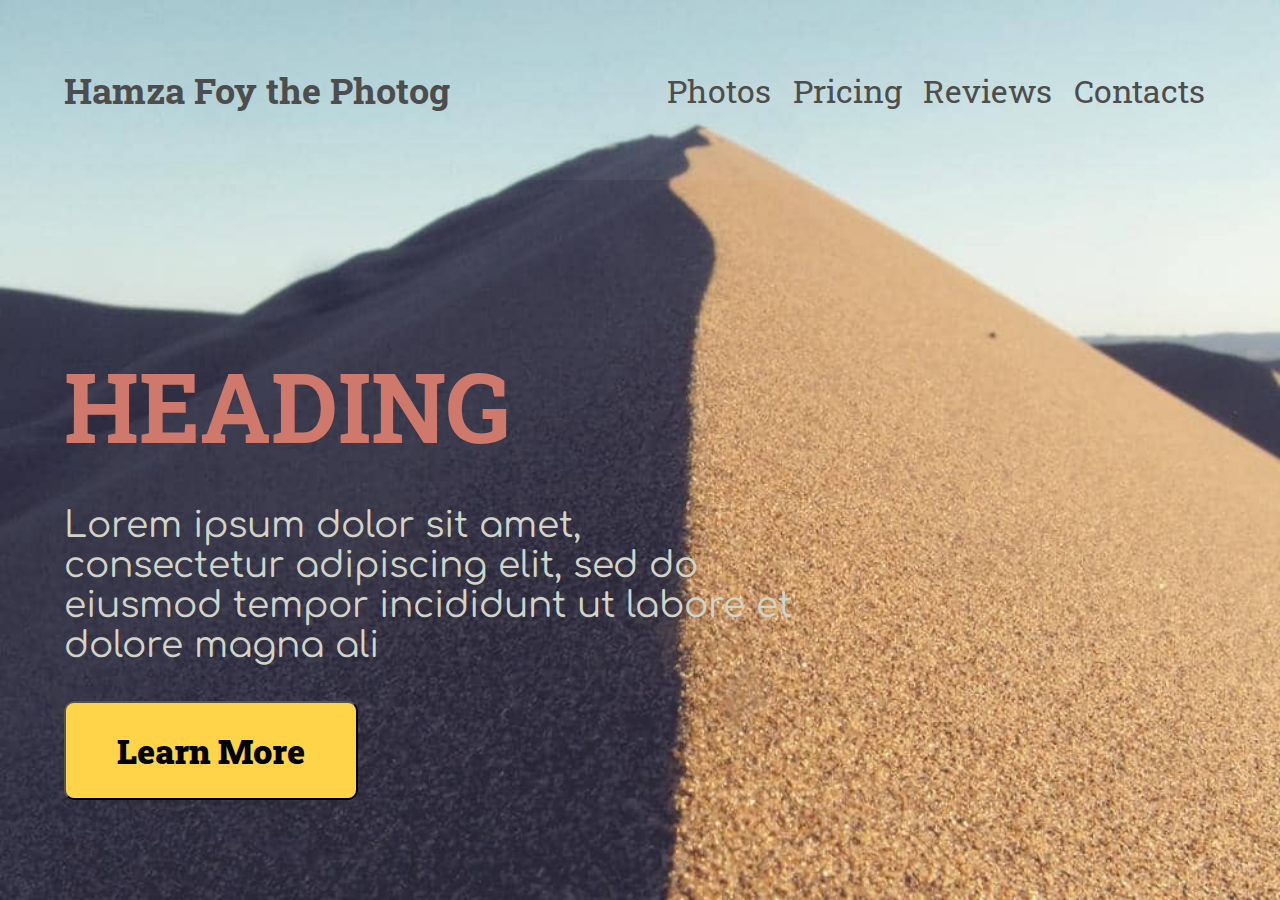
<file: index.html>
<!DOCTYPE html>
<html lang="en">

  <head>

    <!-- Meta Tags -->
    <meta charset="UTF-8" />
    <meta http-equiv="X-UA-Compatible" content="IE=edge" />
    <meta name="viewport" 
    content="width=device-width, initial-scale=1.0" />
    <meta 
        name="author" 
        content="Ross 'Hamza' Foy" 
    />
    <meta 
        name="description" 
        content="This is a website for a madeup photography 
        studio following the Mintbean Learn-a-Bit challenge." 
    />

    <!-- Links for CSS & Fonts -->
    <link rel="stylesheet" href="styles.css">
    <link rel="preconnect" href="https://fonts.googleapis.com">
    <link rel="preconnect" href="https://fonts.gstatic.com" crossorigin>
    <link 
    href="https://fonts.googleapis.com/css2?family=Comfortaa:wght@300&family=Roboto+Slab&display=swap" 
    rel="stylesheet"
    >

    <!-- Site Title -->
    <title>Hamza Foy the Photog</title>

  </head>

  <body>

    <header class="header">

        <h1 class="header__logo">
            
            <a class="logo__anchors" href="./index.html">
                Hamza Foy the Photog
            </a>

        </h1>

        <nav class="header__nav-menu">

            <a class="nav-menu__anchors" href="./pages/photos.html">
                Photos
            </a>

            <a class="nav-menu__anchors" href="./pages/pricing.html">
                Pricing
            </a>
            
            <a class="nav-menu__anchors" href="./pages/reviews.html">
                Reviews
            </a>

            <a class="nav-menu__anchors" href="./pages/contacts.html">
                Contacts
            </a>

            <a class="nav-menu__close">
                Close Menu
            </a>

        </nav>

        <img 
            class="header__nav-icon" 
            height="40px" 
            width="40px" 
            src="public/img/hamburger.svg" 
            alt="hamburger menu icon"
        />

    </header>

    <div class="main-container">

        <h1 class="main-container__heading">
            HEADING
        </h1>

        <p class="main-container__description">
            Lorem ipsum dolor sit amet, 
            consectetur adipiscing elit, sed 
            do eiusmod tempor incididunt 
            ut labore et dolore magna ali
        </p>

        <button class="main-container__button">
            Learn More
        </button>

    </div>

    <script src="script.js"></script>

  </body>

</html>
</file>
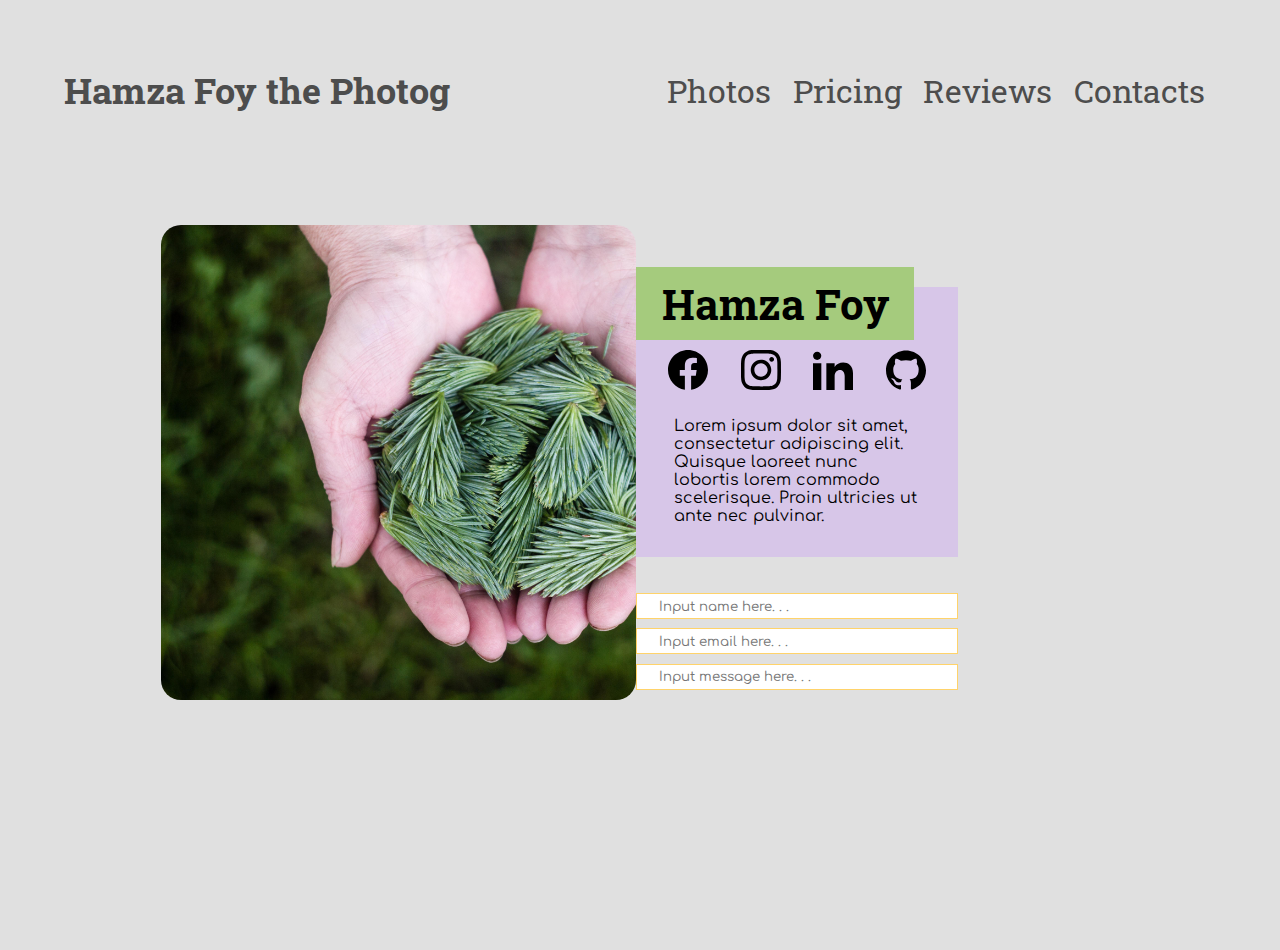
<file: pages/contacts.html>
<!DOCTYPE html>
<html lang="en">

<head>

    <!-- Meta Tags -->
    <meta charset="UTF-8">
    <meta http-equiv="X-UA-Compatible" content="IE=edge">
    <meta name="viewport" content="width=device-width, initial-scale=1.0">
    <meta 
        name="author" 
        content="Ross 'Hamza' Foy" 
    />
    <meta 
        name="description" 
        content="This is a website for a madeup photography 
        studio following the Mintbean Learn-a-Bit challenge." 
    />

    <!-- Links for CSS & Fonts -->
    <link rel="stylesheet" href="../styles.css">
    <link rel="preconnect" href="https://fonts.googleapis.com">
    <link rel="preconnect" href="https://fonts.gstatic.com" crossorigin>
    <link 
    href="https://fonts.googleapis.com/css2?family=Comfortaa:wght@300&family=Roboto+Slab&display=swap" 
    rel="stylesheet"
    >

    <!-- Site Title -->
    <title>Get in Touch!</title>

</head>

<body>

    <header class="subpage-header">

        <h1 class="header__logo">
            
            <a class="logo__anchors" href="../index.html">
                Hamza Foy the Photog
            </a>
            
        </h1>

        <nav class="header__nav-menu">

            <a class="nav-menu__anchors" href="./photos.html">
                Photos
            </a>

            <a class="nav-menu__anchors" href="./pricing.html">
                Pricing
            </a>
            
            <a class="nav-menu__anchors" href="./reviews.html">
                Reviews
            </a>

            <a class="nav-menu__anchors" href="./contacts.html">
                Contacts
            </a>

            <a class="nav-menu__close">
                Close Menu
            </a>

        </nav>

        <img 
            class="header__nav-icon" 
            height="40px" 
            width="40px" 
            src="../public/img/hamburger.svg" 
            alt="hamburger menu icon"
        />

    </header>

    <div class="contact-container">

        <section id="foto-10" class="portrait">
            
        </section>

        <section class="contact-info">

            <aside class="contact-info__name">

                <h1>
                    Hamza Foy
                </h1>

            </aside>

            <aside class="contact-info__icons">

                <img 
                class="contact-icon" 
                height="40px" 
                width="40px" 
                src="../public/img/facebook.svg" 
                alt="Facebook icon"
                />

                <img 
                class="contact-icon" 
                height="40px" 
                width="40px" 
                src="../public/img/instagram.svg" 
                alt="Instagram icon"
                />

                <img 
                class="contact-icon" 
                height="40px" 
                width="40px" 
                src="../public/img/linkedin.svg" 
                alt="Linkedin icon"
                />

                <img 
                class="contact-icon" 
                height="40px" 
                width="40px" 
                src="../public/img/github.svg" 
                alt="Github icon"
                />

            </aside>

            <p class="contact-info__text">
                Lorem ipsum dolor sit amet, consectetur adipiscing elit. 
                Quisque laoreet nunc lobortis lorem commodo scelerisque. 
                Proin ultricies ut ante nec pulvinar.
            </p>

        </section>

        <form class="contact-form">

            <input class="contact-form__line" type="text" placeholder="Input name here. . .">

            <input class="contact-form__line" type="text" placeholder="Input email here. . .">

            <input class="contact-form__textarea" type="text" placeholder="Input message here. . .">

        </form>

    </div>

    <script src="../script.js"></script>
    
</body>
</html>
</file>
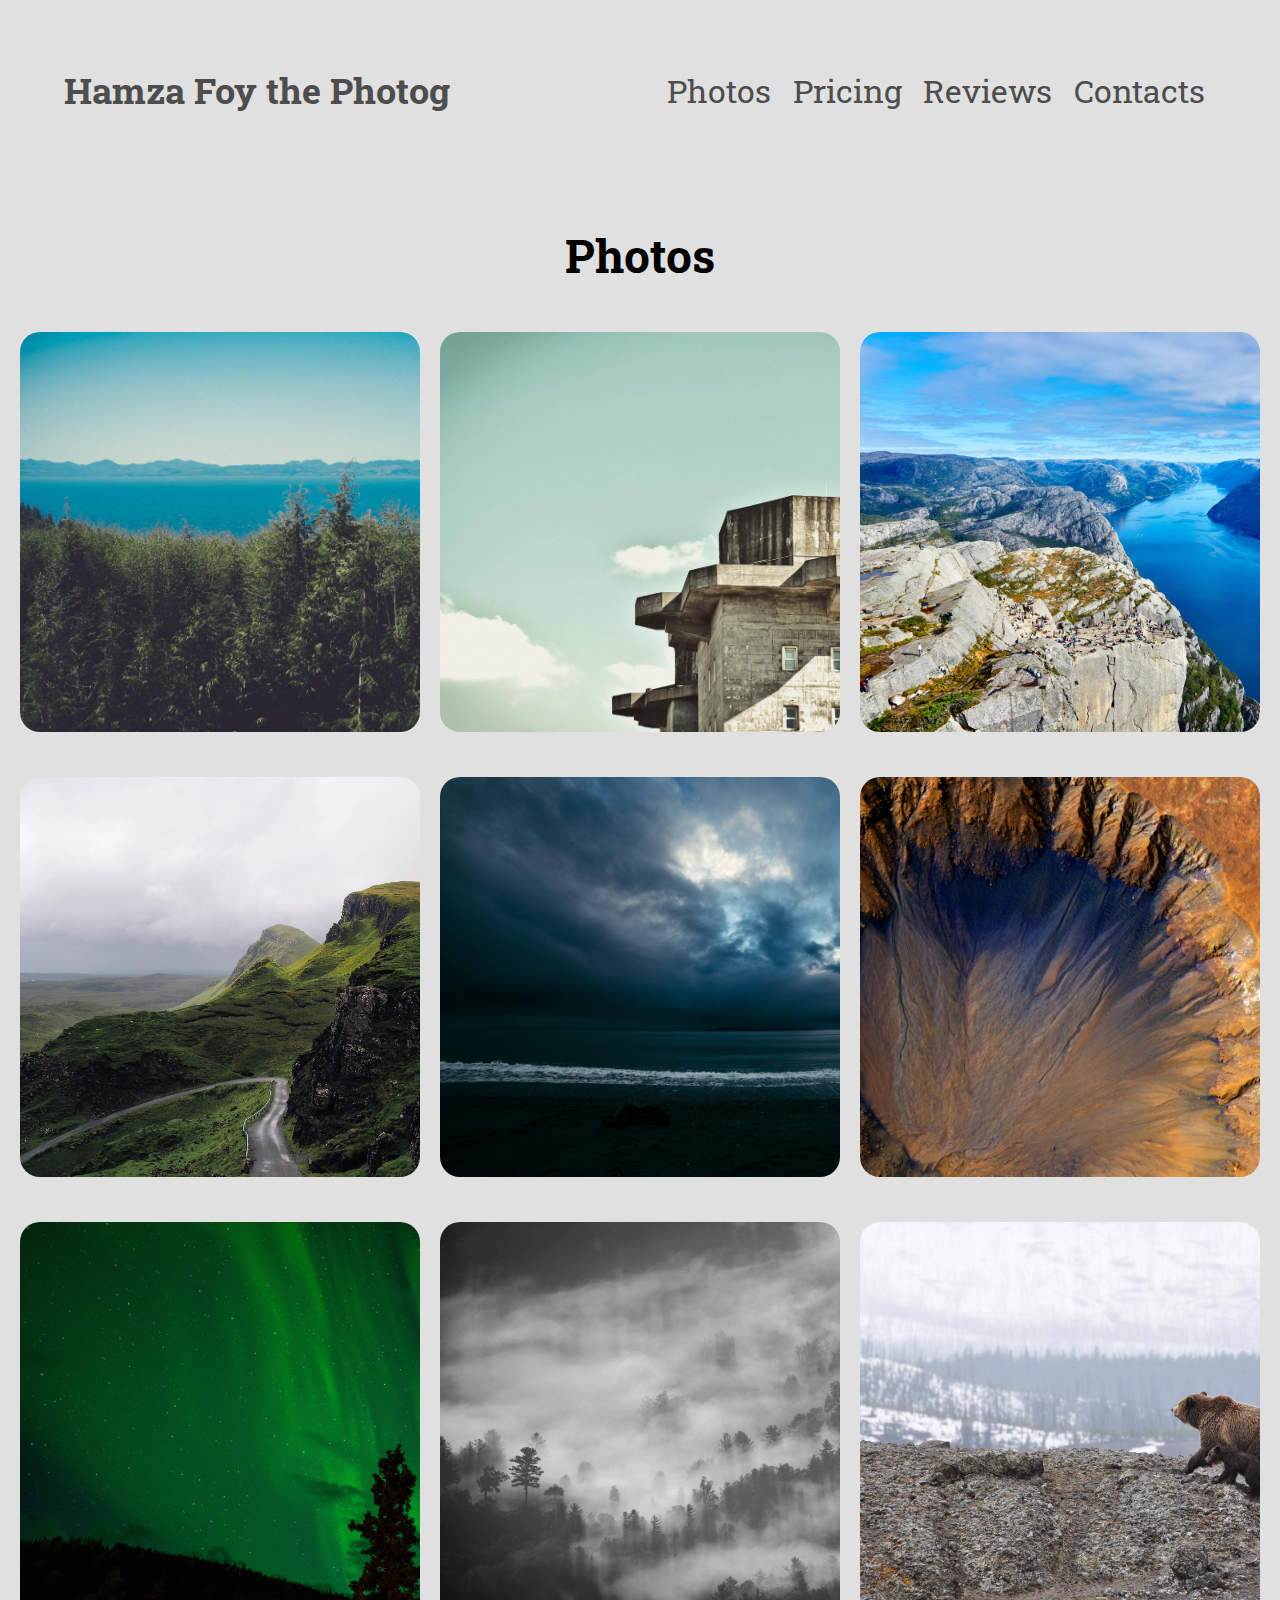
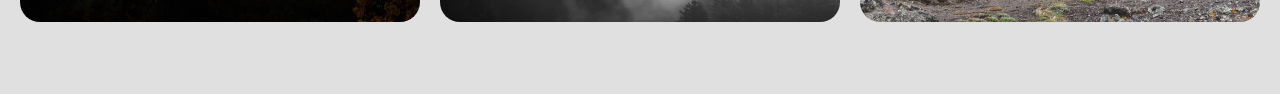
<file: pages/photos.html>
<!DOCTYPE html>
<html lang="en">

<head>

    <!-- Meta Tags -->
    <meta charset="UTF-8">
    <meta http-equiv="X-UA-Compatible" content="IE=edge">
    <meta name="viewport" content="width=device-width, initial-scale=1.0">
    <meta 
        name="author" 
        content="Ross 'Hamza' Foy" 
    />
    <meta 
        name="description" 
        content="This is a website for a madeup photography 
        studio following the Mintbean Learn-a-Bit challenge." 
    />

    <!-- Links for CSS & Fonts -->
    <link rel="stylesheet" href="../styles.css">
    <link rel="preconnect" href="https://fonts.googleapis.com">
    <link rel="preconnect" href="https://fonts.gstatic.com" crossorigin>
    <link 
    href="https://fonts.googleapis.com/css2?family=Comfortaa:wght@300&family=Roboto+Slab&display=swap" 
    rel="stylesheet"
    >

    <!-- Site Title -->
    <title>Photography Examples</title>

</head>

<body>

    <header class="subpage-header">

        <h1 class="header__logo">
            
            <a class="logo__anchors" href="../index.html">
                Hamza Foy the Photog
            </a>
            
        </h1>

        <nav class="header__nav-menu">

            <a class="nav-menu__anchors" href="./photos.html">
                Photos
            </a>

            <a class="nav-menu__anchors" href="./pricing.html">
                Pricing
            </a>
            
            <a class="nav-menu__anchors" href="./reviews.html">
                Reviews
            </a>

            <a class="nav-menu__anchors" href="./contacts.html">
                Contacts
            </a>

            <a class="nav-menu__close">
                Close Menu
            </a>

        </nav>

        <img 
            class="header__nav-icon" 
            height="40px" 
            width="40px" 
            src="../public/img/hamburger.svg" 
            alt="hamburger menu icon"
        />

    </header>

    <div class="photos-container">

        <h1 class="photos-container__heading">
            Photos
        </h1>

        <section class="photos-list">

            <aside id="foto-1" class="photography">
                
            </aside>

            <aside id="foto-2" class="photography">
                
            </aside>

            <aside id="foto-3" class="photography">
                
            </aside>

            <aside id="foto-4" class="photography">
                
            </aside>

            <aside id="foto-5" class="photography">
                
            </aside>

            <aside id="foto-6" class="photography">
                
            </aside>

            <aside id="foto-7" class="photography">
                
            </aside>

            <aside id="foto-8" class="photography">
                
            </aside>

            <aside id="foto-9" class="photography">
                
            </aside>

        </section>

    </div>

    <script src="../script.js"></script>
    
</body>
</html>
</file>
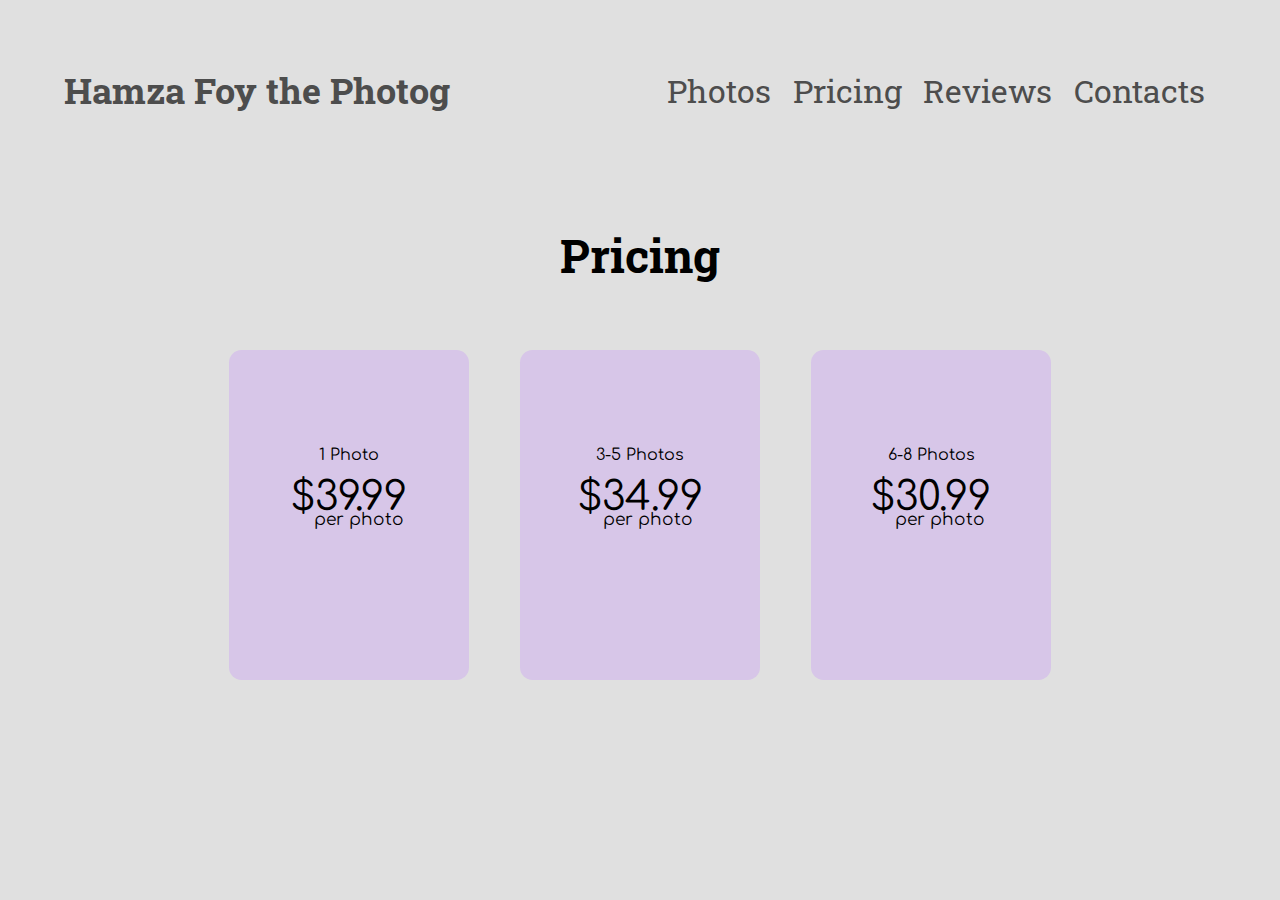
<file: pages/pricing.html>
<!DOCTYPE html>
<html lang="en">

<head>

    <!-- Meta Tags -->
    <meta charset="UTF-8">
    <meta http-equiv="X-UA-Compatible" content="IE=edge">
    <meta name="viewport" content="width=device-width, initial-scale=1.0">
    <meta 
        name="author" 
        content="Ross 'Hamza' Foy" 
    />
    <meta 
        name="description" 
        content="This is a website for a madeup photography 
        studio following the Mintbean Learn-a-Bit challenge." 
    />

    <!-- Links for CSS & Fonts -->
    <link rel="stylesheet" href="../styles.css">
    <link rel="preconnect" href="https://fonts.googleapis.com">
    <link rel="preconnect" href="https://fonts.gstatic.com" crossorigin>
    <link 
    href="https://fonts.googleapis.com/css2?family=Comfortaa:wght@300&family=Roboto+Slab&display=swap" 
    rel="stylesheet"
    >

    <!-- Site Title -->
    <title>Photography Pricing</title>

</head>

<body>

    <header class="subpage-header">

        <h1 class="header__logo">
            
            <a class="logo__anchors" href="../index.html">
                Hamza Foy the Photog
            </a>
            
        </h1>

        <nav class="header__nav-menu">

            <a class="nav-menu__anchors" href="./photos.html">
                Photos
            </a>

            <a class="nav-menu__anchors" href="./pricing.html">
                Pricing
            </a>
            
            <a class="nav-menu__anchors" href="./reviews.html">
                Reviews
            </a>

            <a class="nav-menu__anchors" href="./contacts.html">
                Contacts
            </a>

            <a class="nav-menu__close">
                Close Menu
            </a>

        </nav>

        <img 
            class="header__nav-icon" 
            height="40px" 
            width="40px" 
            src="../public/img/hamburger.svg" 
            alt="hamburger menu icon"
        />

    </header>

    <div class="pricing-container">

        <h1 class="pricing-container__heading">
            Pricing
        </h1>

        <section class="pricing-list">

            <aside class="pricing-list__item">

                <p class="photo-count">
                    1 Photo
                </p>

                <p class="photo-price">
                    <span class="colored-dollar-sign">$</span>39.99
                </p>

                <button class="photo-order">
                    Order now
                </button>
            
            </aside>

            <aside class="pricing-list__item">

                <p class="photo-count">
                    3-5 Photos
                </p>

                <p class="photo-price">
                    <span class="colored-dollar-sign">$</span>34.99
                </p>

                <button class="photo-order">
                    Order now
                </button>
            
            </aside>

            <aside class="pricing-list__item">

                <p class="photo-count">
                    6-8 Photos
                </p>

                <p class="photo-price">
                    <span class="colored-dollar-sign">$</span>30.99
                </p>

                <button class="photo-order">
                    Order now
                </button>
            
            </aside>

        </section>

    </div>

    <script src="../script.js"></script>
    
</body>
</html>
</file>
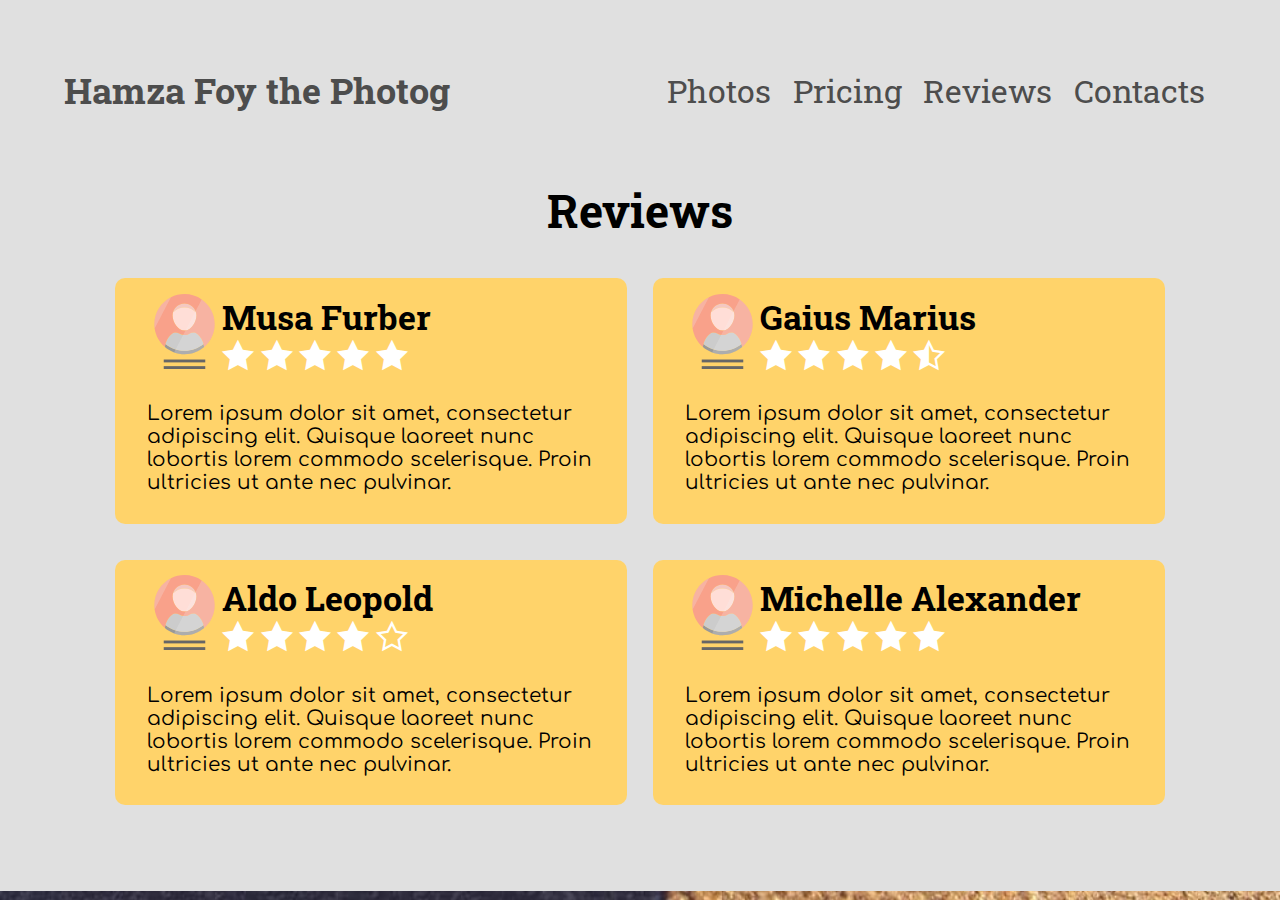
<file: pages/reviews.html>
<!DOCTYPE html>
<html lang="en">

<head>

    <!-- Meta Tags -->
    <meta charset="UTF-8">
    <meta http-equiv="X-UA-Compatible" content="IE=edge">
    <meta name="viewport" content="width=device-width, initial-scale=1.0">
    <meta 
        name="author" 
        content="Ross 'Hamza' Foy" 
    />
    <meta 
        name="description" 
        content="This is a website for a madeup photography 
        studio following the Mintbean Learn-a-Bit challenge." 
    />

    <!-- Links for CSS & Fonts -->
    <link rel="stylesheet" href="../styles.css">
    <link rel="preconnect" href="https://fonts.googleapis.com">
    <link rel="preconnect" href="https://fonts.gstatic.com" crossorigin>
    <link 
    href="https://fonts.googleapis.com/css2?family=Comfortaa:wght@300&family=Roboto+Slab&display=swap" 
    rel="stylesheet"
    >

    <!-- Site Title -->
    <title>Photography Reviews</title>

</head>

<body>

    <header class="subpage-header">

        <h1 class="header__logo">
            
            <a class="logo__anchors" href="../index.html">
                Hamza Foy the Photog
            </a>
            
        </h1>

        <nav class="header__nav-menu">

            <a class="nav-menu__anchors" href="./photos.html">
                Photos
            </a>

            <a class="nav-menu__anchors" href="./pricing.html">
                Pricing
            </a>
            
            <a class="nav-menu__anchors" href="./reviews.html">
                Reviews
            </a>

            <a class="nav-menu__anchors" href="./contacts.html">
                Contacts
            </a>

            <a class="nav-menu__close">
                Close Menu
            </a>

        </nav>

        <img 
            class="header__nav-icon" 
            height="40px" 
            width="40px" 
            src="../public/img/hamburger.svg" 
            alt="hamburger menu icon"
        />

    </header>

    <div class="reviews-container">

        <h1 class="reviews-container__heading">
            Reviews
        </h1>

        <section class="reviews-list">

            <aside class="reviews-list__item">

                <span class="profile-pic">

                    <h1 class="review-item__heading">
                        Musa Furber
                    </h1>

                    <span class="review-item__stars">
                        ●●●●●
                    </span>

                </span>

                <p class="review-item__text">
                    Lorem ipsum dolor sit amet, consectetur adipiscing elit. 
                    Quisque laoreet nunc lobortis lorem commodo scelerisque. 
                    Proin ultricies ut ante nec pulvinar.
                </p>

            </aside>

            <aside class="reviews-list__item">

                <span class="profile-pic">

                    <h1 class="review-item__heading">
                        Gaius Marius
                    </h1>

                    <span class="review-item__stars">
                        ●●●●◐
                    </span>

                </span>

                <p class="review-item__text">
                    Lorem ipsum dolor sit amet, consectetur adipiscing elit. 
                    Quisque laoreet nunc lobortis lorem commodo scelerisque. 
                    Proin ultricies ut ante nec pulvinar.
                </p>

            </aside>

            <aside class="reviews-list__item">

                <span class="profile-pic">

                    <h1 class="review-item__heading">
                        Aldo Leopold
                    </h1>

                    <span class="review-item__stars">
                        ●●●●○
                    </span>

                </span>

                <p class="review-item__text">
                    Lorem ipsum dolor sit amet, consectetur adipiscing elit. 
                    Quisque laoreet nunc lobortis lorem commodo scelerisque. 
                    Proin ultricies ut ante nec pulvinar.
                </p>

            </aside>

            <aside class="reviews-list__item">

                <span class="profile-pic">

                    <h1 class="review-item__heading">
                        Michelle Alexander
                    </h1>

                    <span class="review-item__stars">
                        ●●●●●
                    </span>

                </span>

                <p class="review-item__text">
                    Lorem ipsum dolor sit amet, consectetur adipiscing elit. 
                    Quisque laoreet nunc lobortis lorem commodo scelerisque. 
                    Proin ultricies ut ante nec pulvinar.
                </p>

            </aside>

        </section>

    </div>

    <script src="../script.js"></script>
    
</body>
</html>
</file>
<file: styles.css>
/* Importing star-shaped webfont */


@font-face {
    font-family: star-rating;
    src: url([data-uri]) format('truetype'),url([data-uri]) format('woff');
    font-weight: normal;
    font-style: normal;
}



/*-----------------------------
---- Mobile-Friendly CSS ------
-----------------------------*/

/* General Styles */

body {
    background-image: url('./public/img/bg-img.jpg');
    background-position: top center;
    background-repeat: no-repeat;
    margin: 0 0;
    padding: 0 0;
}



/* NavBar Styles */

.header {
    display: flex;
    flex-direction: row;
    justify-content: space-between;
    align-items: center;
    height: 13vh;
    width: 100%;
    margin: 0 0;
    background-color: rgba(215,234,228, 0.05);
}


.subpage-header {
    display: flex;
    flex-direction: row;
    justify-content: space-between;
    align-items: center;
    height: 13vh;
    width: 100%;
    margin: 0 0;
    background-color: #E0E0E0;
}


.header__logo {
    padding-left: 5vw;
    font-family: 'Roboto Slab', serif;
    font-size: 1.5em;
}


.logo__anchors {
    color: #4D4D4D;
    text-decoration: none;
}


.header__nav-menu {
    display: none;
    flex-direction: column;
    align-self: flex-end;
    padding-right: 5vw;
    font-family: 'Roboto Slab', serif;
    font-size: 0.85em;
}


.nav-menu__anchors {
    color: #4D4D4D;
    text-decoration: none;
}


.header__nav-icon {
    display: block;
    padding-right: 5vw;
}



/* Landing Page Styles */

.main-container {
    padding-left: 5vw;
}


.main-container__heading {
    margin: 6vh 0 1.15vh;
    color: #CE796B;
    font-family: 'Roboto Slab', serif;
    font-size: 2.25em;
}


.main-container__description {
    padding-right: 40%;
    color: #D2D4C8;
    font-family: 'Comfortaa', cursive;
    font-size: 1.35em;
}


.main-container__button {
    padding: 1.25vh 4.25vw;
    border-radius: 10px;
    background-color: #FFD449;
    font-family: 'Roboto Slab', serif;
    font-size: 1.25em;
    font-weight: 900;
}



/* Photography Page Styles */

.photos-list {
    display: flex;
    flex-direction: row;
    flex-wrap: wrap;
    justify-content: space-evenly;
    padding: 3vh 0;
    background-color: #E0E0E0;
}


.photography {
    margin-bottom: 5vh;
    border-radius: 20px;
    background-repeat: no-repeat;
    background-size: cover;
}


.pricing-container {
    min-height: 75vh;
    background-color: #E0E0E0;
}


.pricing-list {
    display: flex;
    flex-direction: row;
    flex-wrap: wrap;
    justify-content: center;
    padding: 5vh 0;
    background-color: #E0E0E0;
}


.pricing-list__item {
    display: flex;
    flex-direction: column;
    justify-content: center;
    align-items: center;
    height: 330px;
    width: 240px;
    margin: 2.5vh 2vw;
    border-radius: 12.5px;
    background-color: #d7c6e8;
}


.pricing-list__item:hover {
    border: #a5cb7d 3.5px solid;
    background-color: #cbe1b4;
    transform: scale(1.15);
}


.pricing-list__item:hover span[class*="colored-dollar-sign"] {
    color: #a5cb7d;
    transition: color 1.15s ease;
}


.photo-count {
    margin-bottom: 1.25vh;
    font-family: 'Comfortaa', cursive;
}


.photo-price {
    position: relative;
    font-family: 'Comfortaa', cursive;
    font-size: 2.5em;
}


.photo-price::after {
    content: "per photo";
    position: absolute;
    top: 40px;
    left: 40%;
    min-width: 200px;
    font-size: 0.3em;
}


.photo-order {
    opacity: 0;
    margin: 3vh 0 0;
    padding: 1vh 2vw;
    border: none;
    border-radius: 5px;
    background-color: #a5cb7d;
    font-family: 'Comfortaa', cursive;
    font-size: 1.15em;
    font-weight: 600;
}


.pricing-list__item:hover .photo-order {
    opacity: 1;
    transition: opacity 1.15s ease;
}


.reviews-container {
    min-height: 75vh;
    padding-bottom: 4vh;
    background-color: #E0E0E0;
}


.reviews-list {
    display: flex;
    flex-direction: row;
    flex-wrap: wrap;
    justify-content: center;
}


.reviews-list__item {
    width: 85%;
    margin: 3vh 1vw 0;
    border-radius: 10px;
    background-color: rgb(255,211,106);
}


.profile-pic::before {
    content: url('./public/img/profile-pic.svg');
    height: 50px;
    width: 50px;
    float: left;
    padding-top: 1.75vh;
    padding-left: 2.5vw;
}


.review-item__heading {
    margin-block-start: 0;
    margin-block-end: 0;
    padding: 1.75vh 2.5vw 0.5vh;
    font-family: 'Roboto Slab', serif;
    font-size: 1.35em;
}


.review-item__stars {
    font-family: star-rating;
    font-size: 1.5em;
    color: white;
    letter-spacing: 0.5vw;
}


.review-item__text {
    margin-block-start: 0;
    margin-block-end: 0;
    padding: 2vh 4vw 3.25vh;
    font-family: 'Comfortaa', cursive;
    font-size: 0.8em;
}


.contact-container {
    display: flex;
    flex-direction: column;
    justify-content: center;
    min-height: 75vh;
    background-color: #E0E0E0;
}


.portrait {
    align-self: center;
    border-radius: 20px;
    background-repeat: no-repeat;
    background-size: cover;
}


.contact-info {
    position: relative;
    min-height: 30vh;
    margin: 7.5vh 8vw 2.75vh;
    background-color: #d7c6e8;
}


.contact-info__name {
    position: absolute;
    top: -25px;
    left: 40px;
    margin-block-start: 0;
    margin-block-end: 0;
    padding: 1vh 12vw 1vh;
    background-color: #a5cb7d;
    font-family: 'Roboto Slab', serif;
    font-size: 1.55em;
    text-align: center;
}


.contact-info__name h1 {
    margin-block-start: 0;
    margin-block-end: 0;
}


.contact-info__icons {
    display: flex;
    flex-direction: row;
    justify-content: space-evenly;
    margin: 7vh 0 1vh;
}


.contact-info__icons img {
    align-self: center;
}


.contact-info__text {
    margin-block-start: 0;
    margin-block-end: 0;
    padding: 2vh 10vw 5vh;
    font-family: 'Comfortaa', cursive;
    font-size: 1em;
}


.contact-form {
    display: flex;
    flex-direction: column;
    justify-content: space-evenly;
}


.contact-form__line,
.contact-form__textarea {
    margin: 0.75vh 11vw;
    padding: 0.5vh 0;
    border: solid 1px rgb(255,211,106);
}


.contact-form__line::placeholder,
.contact-form__textarea::placeholder {
    padding-left: 1.75vw;
    font-family: 'Comfortaa', cursive;
}


/* Shared Subpage Styles */

.photos-container,
.pricing-container {
    padding: 5vh 0 0;
    background-color: #E0E0E0;
}


.photos-container__heading,
.pricing-container__heading,
.reviews-container__heading {
    margin-block-start: 0;
    margin-block-end: 0;
    margin-bottom: 2.25vh;
    font-family: 'Roboto Slab', serif;
    font-size: 2.85em;
    text-align: center;
}


.photo-count,
.photo-price {
    margin-block-start: 0;
    margin-block-end: 0;
}


/* Photos for Photo Subpage */


#foto-1 {
    height: 175px;
    width: 175px;
    background-image: url('./public/img/foto-1.jpg');
}


#foto-2 {
    height: 175px;
    width: 175px;
    background-image: url('./public/img/foto-2.jpg');
}


#foto-3 {
    height: 175px;
    width: 175px;
    background-image: url('./public/img/foto-3.jpg');
}


#foto-4 {
    height: 175px;
    width: 175px;
    background-image: url('./public/img/foto-4.jpg');
}


#foto-5 {
    height: 175px;
    width: 175px;
    background-image: url('./public/img/foto-5.jpg');
}


#foto-6 {
    height: 175px;
    width: 175px;
    background-image: url('./public/img/foto-6.jpg');
}


#foto-7 {
    height: 175px;
    width: 175px;
    background-image: url('./public/img/foto-7.jpg');
}


#foto-8 {
    height: 175px;
    width: 175px;
    background-image: url('./public/img/foto-8.jpg');
}


#foto-9 {
    height: 175px;
    width: 175px;
    background-image: url('./public/img/foto-9.jpg');
}


#foto-10 {
    height: 325px;
    width: 325px;
    background-image: url('./public/img/foto-10.jpg');
}



/* Keyframes */

@keyframes animatedMenuForward {
    0% {
        transform: translateY(-100%) scale(0);
    }
    50% {
        transform: translateY(-50%) scale (.5);
    }
    100% {
        transform: translateY(0%) scale(1);
    }
}


@keyframes revertMenuBack {
    0% {
        transform: translateY(0%) scale(1);
    }
    50% {
        transform: translateY(-50%) scale (.5);
    }
    100% {
        transform: translateY(-100%) scale(0);
    }
}



/*-----------------------------
---- Desktop-Friendly CSS ------
-----------------------------*/

@media (min-width: 990px) {

/* General Styles */

.nav-menu__close {
    display: none;
}


body {
    background-size: cover;
}



/* NavBar Styles */

.header {
    height: 20vh;
}


.subpage-header {
    height: 20vh;
}


.header__logo {
    font-size: 2.25em;
}


.header__nav-menu {
    display: flex;
    flex-direction: row;
    align-self: center;
    font-size: 2em;
}


.header__nav-menu:first-of-type {
    animation: none;
}


.header__nav-menu a {
    margin: 0 .85vw;
}


.header__nav-icon {
    display: none;
}



/* Landing Page Styles */

.main-container {
    margin: 18vh 0 0;
}


.main-container__heading {
    font-size: 6em;
}


.main-container__description {
    font-size: 2.25em;
}


.main-container__button {
    padding: 2.75vh 4vw;
    font-size: 2.15em;
}



/*  Subpage Styles */

.photos-container {
    padding: 5vh 0 0;
    background-color: #E0E0E0;
}

.photos-list {
    display: flex;
    flex-direction: row;
    flex-wrap: wrap;
    justify-content: space-evenly;
    padding: 3vh 0;
    background-color: #E0E0E0;
}


.photography {
    margin-bottom: 5vh;
    border-radius: 20px;
    background-repeat: no-repeat;
    background-size: cover;
}


.pricing-container {
    min-height: 75vh;
    background-color: #E0E0E0;
}


.pricing-list {
    display: flex;
    flex-direction: row;
    flex-wrap: wrap;
    justify-content: center;
    padding: 5vh 0;
    background-color: #E0E0E0;
}


.pricing-list__item {
    display: flex;
    flex-direction: column;
    justify-content: center;
    align-items: center;
    height: 330px;
    width: 240px;
    margin: 0 2vw;
    border-radius: 12.5px;
    background-color: #d7c6e8;
    transition: transform 1.05s ease, background-color 1.05s ease, border 1.05s ease;
}


.pricing-list__item:hover {
    border: #a5cb7d 3.5px solid;
    background-color: #cbe1b4;
    transform: scale(1.15);
}


.pricing-list__item:hover span[class*="colored-dollar-sign"] {
    color: #a5cb7d;
    transition: color 1.15s ease;
}


.photo-count {
    margin-bottom: 1.25vh;
    font-family: 'Comfortaa', cursive;
}

.photo-price {
    position: relative;
    font-family: 'Comfortaa', cursive;
    font-size: 2.5em;
}


.photo-price::after {
    content: "per photo";
    position: absolute;
    top: 35px;
    left: 20%;
    min-width: 200px;
    font-size: 0.425em;
}


.photo-order {
    opacity: 0;
    margin: 3vh 0 0;
    padding: 1vh 2vw;
    border: none;
    border-radius: 5px;
    background-color: #a5cb7d;
    font-family: 'Comfortaa', cursive;
    font-size: 1.15em;
    font-weight: 600;
}


.pricing-list__item:hover .photo-order {
    opacity: 1;
    transition: opacity 1.15s ease;
}


.reviews-container {
    min-height: 75vh;
    background-color: #E0E0E0;
}


.reviews-list {
    display: flex;
    flex-direction: row;
    flex-wrap: wrap;
    justify-content: center;
}


.reviews-list__item {
    width: 40%;
    margin: 2vh 1vw;
    border-radius: 10px;
    background-color: rgb(255,211,106);
}


.review-item__heading {
    margin-block-start: 0;
    margin-block-end: 0;
    padding: 1.75vh 2.5vw 0;
    font-family: 'Roboto Slab', serif;
    font-size: 2.15em;
}


.profile-pic::before {
    content: url('./public/img/profile-pic.svg');
    height: 75px;
    width: 75px;
    float: left;
    padding-top: 1.75vh;
    padding-left: 2.5vw;
}


.review-item__stars {
    color: white;
    font-family: star-rating;
    font-size: 2em;
}


.review-item__text {
    margin-block-start: 0;
    margin-block-end: 0;
    padding: 3.25vh 2.5vw;
    font-family: 'Comfortaa', cursive;
    font-size: 1.25em;
}


.contact-container {
    display: grid;
    grid-template-columns: repeat(6, 1fr);
    grid-template-rows: repeat(6, 0.1fr);
    grid-column-gap: 0px;
    grid-row-gap: 0px;
    min-height: 50vh;
    background-color: #E0E0E0;
}


.portrait {
    grid-column-start: 2;
    grid-column-end: 3;
    grid-row-start: 2;
    grid-row-end: 3;
    z-index: 2;
    border-radius: 20px;
    background-repeat: no-repeat;
    background-size: cover;
}


.contact-info {
    grid-column-start: 3;
    grid-column-end: 5;
    grid-row-start: 2;
    grid-row-end: 3;
    position: relative;
    margin: 9vh 0 18vh;
    background-color: #d7c6e8;
}


.contact-info__name {
    position: absolute;
    top: -20px;
    left: 0;
    margin-block-start: 0;
    margin-block-end: 0;
    padding: 1vh 2vw 1vh;
    background-color: #a5cb7d;
    font-family: 'Roboto Slab', serif;
    font-size: 1.3em;
    text-align: center;
}


.contact-info__name h1 {
    margin-block-start: 0;
    margin-block-end: 0;
}


.contact-info__icons {
    display: flex;
    flex-direction: row;
    justify-content: space-evenly;
    margin: 7vh 0 1vh;
}


.contact-info__icons img {
    align-self: center;
}


.contact-info__text {
    margin-block-start: 0;
    margin-block-end: 0;
    padding: 2vh 3vw 5vh;
    font-family: 'Comfortaa', cursive;
    font-size: 1em;
}


.contact-form {
    grid-column-start: 3;
    grid-column-end: 5;
    grid-row-start: 3;
    margin: -15vh 0 5vh;
}


.contact-form__line,
.contact-form__textarea {
    margin: 0 0;
}


/* Photos for Photo Subpage */

#foto-1 {
    height: 400px;
    width: 400px;
    background-image: url('./public/img/foto-1.jpg');
}


#foto-2 {
    height: 400px;
    width: 400px;
    background-image: url('./public/img/foto-2.jpg');
}


#foto-3 {
    height: 400px;
    width: 400px;
    background-image: url('./public/img/foto-3.jpg');
}


#foto-4 {
    height: 400px;
    width: 400px;
    background-image: url('./public/img/foto-4.jpg');
}


#foto-5 {
    height: 400px;
    width: 400px;
    background-image: url('./public/img/foto-5.jpg');
}


#foto-6 {
    height: 400px;
    width: 400px;
    background-image: url('./public/img/foto-6.jpg');
}


#foto-7 {
    height: 400px;
    width: 400px;
    background-image: url('./public/img/foto-7.jpg');
}


#foto-8 {
    height: 400px;
    width: 400px;
    background-image: url('./public/img/foto-8.jpg');
}


#foto-9 {
    height: 400px;
    width: 400px;
    background-image: url('./public/img/foto-9.jpg');
}


#foto-10 {
    height: 475px;
    width: 475px;
    background-image: url('./public/img/foto-10.jpg');
}


/* Shared Subpage Styles */

.photos-container__heading,
.pricing-container__heading {
    margin-block-start: 0;
    margin-block-end: 0;
    margin-bottom: 2.25vh;
    font-family: 'Roboto Slab', serif;
    font-size: 2.85em;
    text-align: center;
}


}
</file>
